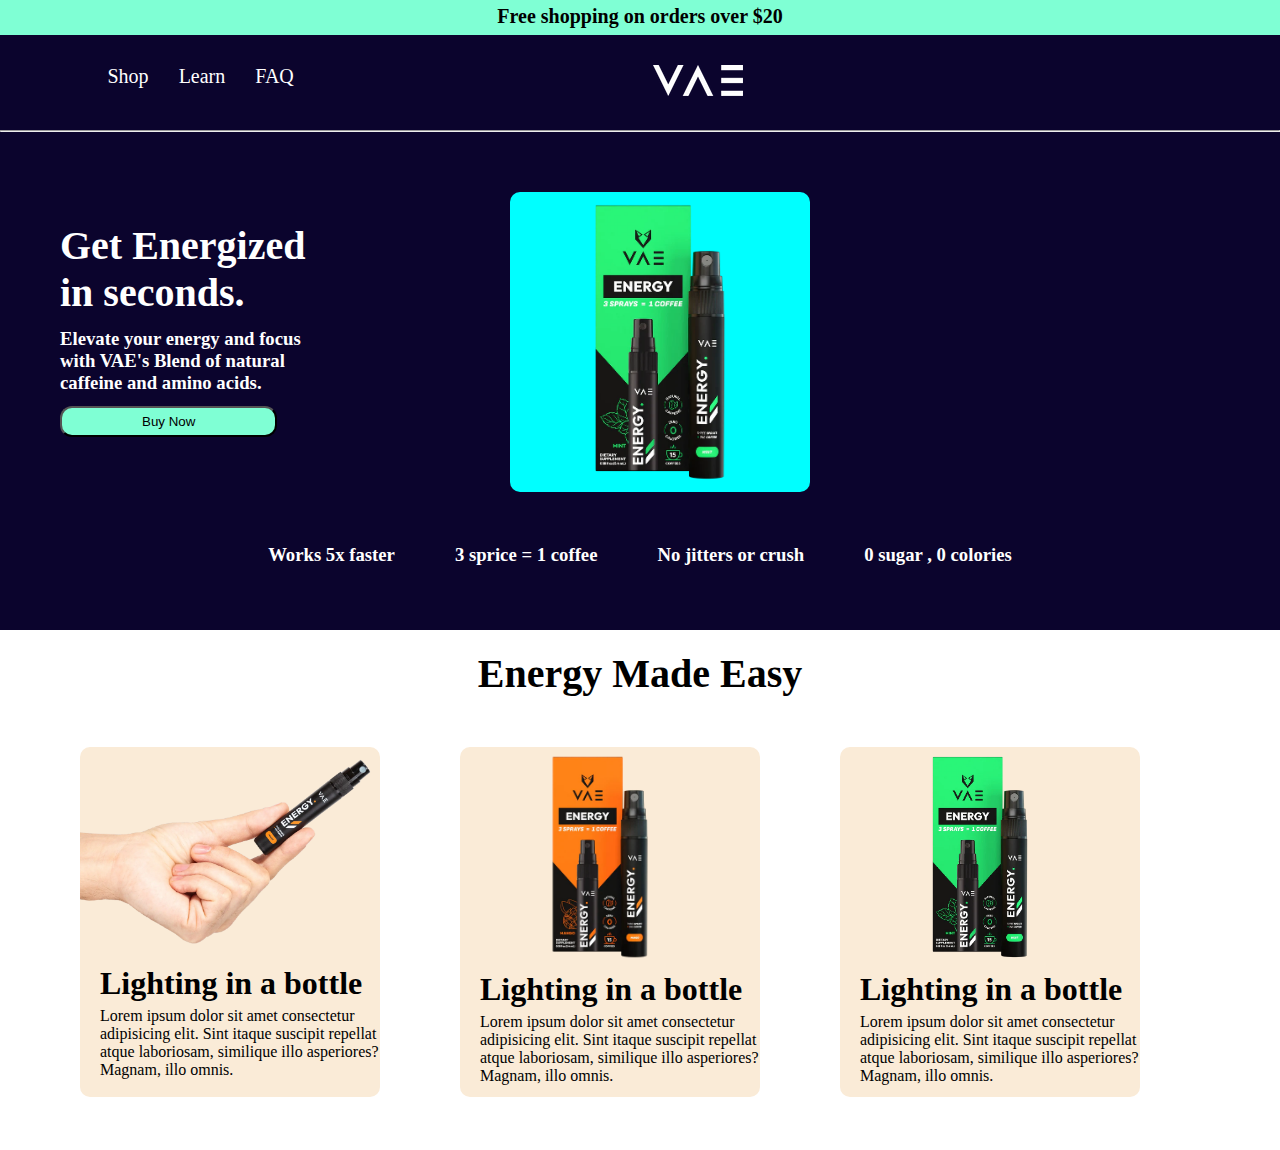
<file: index.html>
<!DOCTYPE html>
<html lang="en">
<head>
    <meta charset="UTF-8">
    <meta name="viewport" content="width=device-width, initial-scale=1.0">
    <title>ass day 10</title>
    <link rel="stylesheet" href="style.css">
    <link rel="stylesheet" href="https://cdnjs.cloudflare.com/ajax/libs/font-awesome/6.6.0/css/all.min.css" integrity="sha512-Kc323vGBEqzTmouAECnVceyQqyqdsSiqLQISBL29aUW4U/M7pSPA/gEUZQqv1cwx4OnYxTxve5UMg5GT6L4JJg==" crossorigin="anonymous" referrerpolicy="no-referrer" />
</head>
<body>
    <div class="container">
        <div class="header">
            <h1>Free shopping on orders over $20</h1>
        </div>
        <div class="main">
            <div class="a">
                <ul>
                    <li>Shop</li>
                    <li>Learn</li>
                    <li>FAQ</li>
                </ul>
            </div>
            <div class="b">
                <img src="./images/images/VAE-word-logo-white.png">
            </div>
        </div>
        <hr>
        <div class="hero">
            <div class="c">
                <h1 style="font-size: 40px;">Get Energized in seconds.</h1>
                <h3 style="margin-top: 12px;">Elevate your energy and focus with VAE's Blend of natural caffeine and amino acids.</h3>
                <button style="margin-top: 12px; background-color: aquamarine; padding: 6px 80px; border-radius: 12px;">Buy Now</button>
            </div>
            <div class="d">
                <img src="./images/images/Mint-box-and-bottle-smaller-square_778d4770-269a-4107-8148-15c6f461a717.webp">
            </div>
        </div>
        <div class="icons">
            <div class="icon1">
                <i class="fa-solid fa-user"></i>
                <h3>Works 5x faster</h3>
            </div>
            <div class="icon1">
                <i class="fa-solid fa-mug-hot"></i> 
                <h3>3 sprice = 1 coffee</h3>            
            </div>
            <div class="icon1">
                <i class="fa-solid fa-tree"></i> 
                <h3>No jitters or crush</h3>               
            </div>
            <div class="icon1">
                <i class="fa-solid fa-cubes-stacked"></i> 
                <h3>0 sugar , 0 colories</h3>  
            </div>
        </div>
    </div>
    <div class="container-1">
        <div class="qoral">
            <h1>Energy Made Easy</h1>
        </div>
        <div class="z">
            <div class="x">
                <img src="./images/images/Holding-mango-bottle-2.webp">
                <h1 style="margin-left: 20px;">Lighting in a bottle</h1>
                <p style="margin-left: 20px; margin-top: 5PX;">Lorem ipsum dolor sit amet consectetur adipisicing elit. Sint itaque suscipit repellat atque laboriosam, similique illo asperiores? Magnam, illo omnis.</p>
            </div>
            <div class="x">
                <img style="width: 220px; margin-left: 30px;" src="./images/images/Mango-box-and-bottle-smaller-square.webp">
                <h1 style="margin-left: 20px;">Lighting in a bottle</h1>
                <p style="margin-left: 20px; margin-top: 5PX;">Lorem ipsum dolor sit amet consectetur adipisicing elit. Sint itaque suscipit repellat atque laboriosam, similique illo asperiores? Magnam, illo omnis.</p>
            </div>
            <div class="x">
                <img style="width: 220px; margin-left: 30px;"  src="./images/images/Mint-box-and-bottle-smaller-square_778d4770-269a-4107-8148-15c6f461a717.webp"> 
                <h1 style="margin-left: 20px;">Lighting in a bottle</h1>
                <p style="margin-left: 20px; margin-top: 5PX;">Lorem ipsum dolor sit amet consectetur adipisicing elit. Sint itaque suscipit repellat atque laboriosam, similique illo asperiores? Magnam, illo omnis.</p>
            </div>
        </div>
    </div>   
</body>
</html>
</file>
<file: style.css>
*{
    padding: 0;
    margin: 0;
}
.container{
    background-color: rgb(11, 4, 45);
    height: 630px;
}
.header{
    background-color: aquamarine;
    height: 35px;
}
.header h1{
    text-align: center;
    font-size: 20px;
    padding-top: 5px;
    font-weight: 700;
}
.main{
    display: flex;
    justify-content: space-around;
    padding: 30px 0;
    gap: 50px;
}


ul{
    display: flex;
    gap: 30px;
    list-style-type: none;
    margin-left: -200px;
}
li{
    font-size: 20px;
    color: white;
}

.b img{
    margin-left: -320px;
}
.hero{
    display: flex;
    align-items: center;
    gap: 100px;
    margin-left: 60px;
}
.c{
    width: 250px;
    color: white;
    margin-top: 30px;
}
.d img{
    background-color: aqua;
    border-radius: 10px;
    width: 300px;
    margin-top: 60px;
    margin-left: 100px;
}
.icons{
    display: flex;
    gap: 60px;
    margin-top: 30px;
    justify-content: center;
    color: white;
}
.icons i{
    margin-left: 60px;
}

.container-1{
    background-color: white;
    height: 500px;
}
.x{
    background-color: antiquewhite;
    width: 300px;
    height: 350px;
    margin-top: 50px;
    margin-left: 80px;
    border-radius: 10px;
}
.qoral h1{
    text-align: center;
    margin-top: 20px;
    font-size: 40px;
}
.z{
    display: flex;
}
.x img{
    width: 300px;
}
</file>
